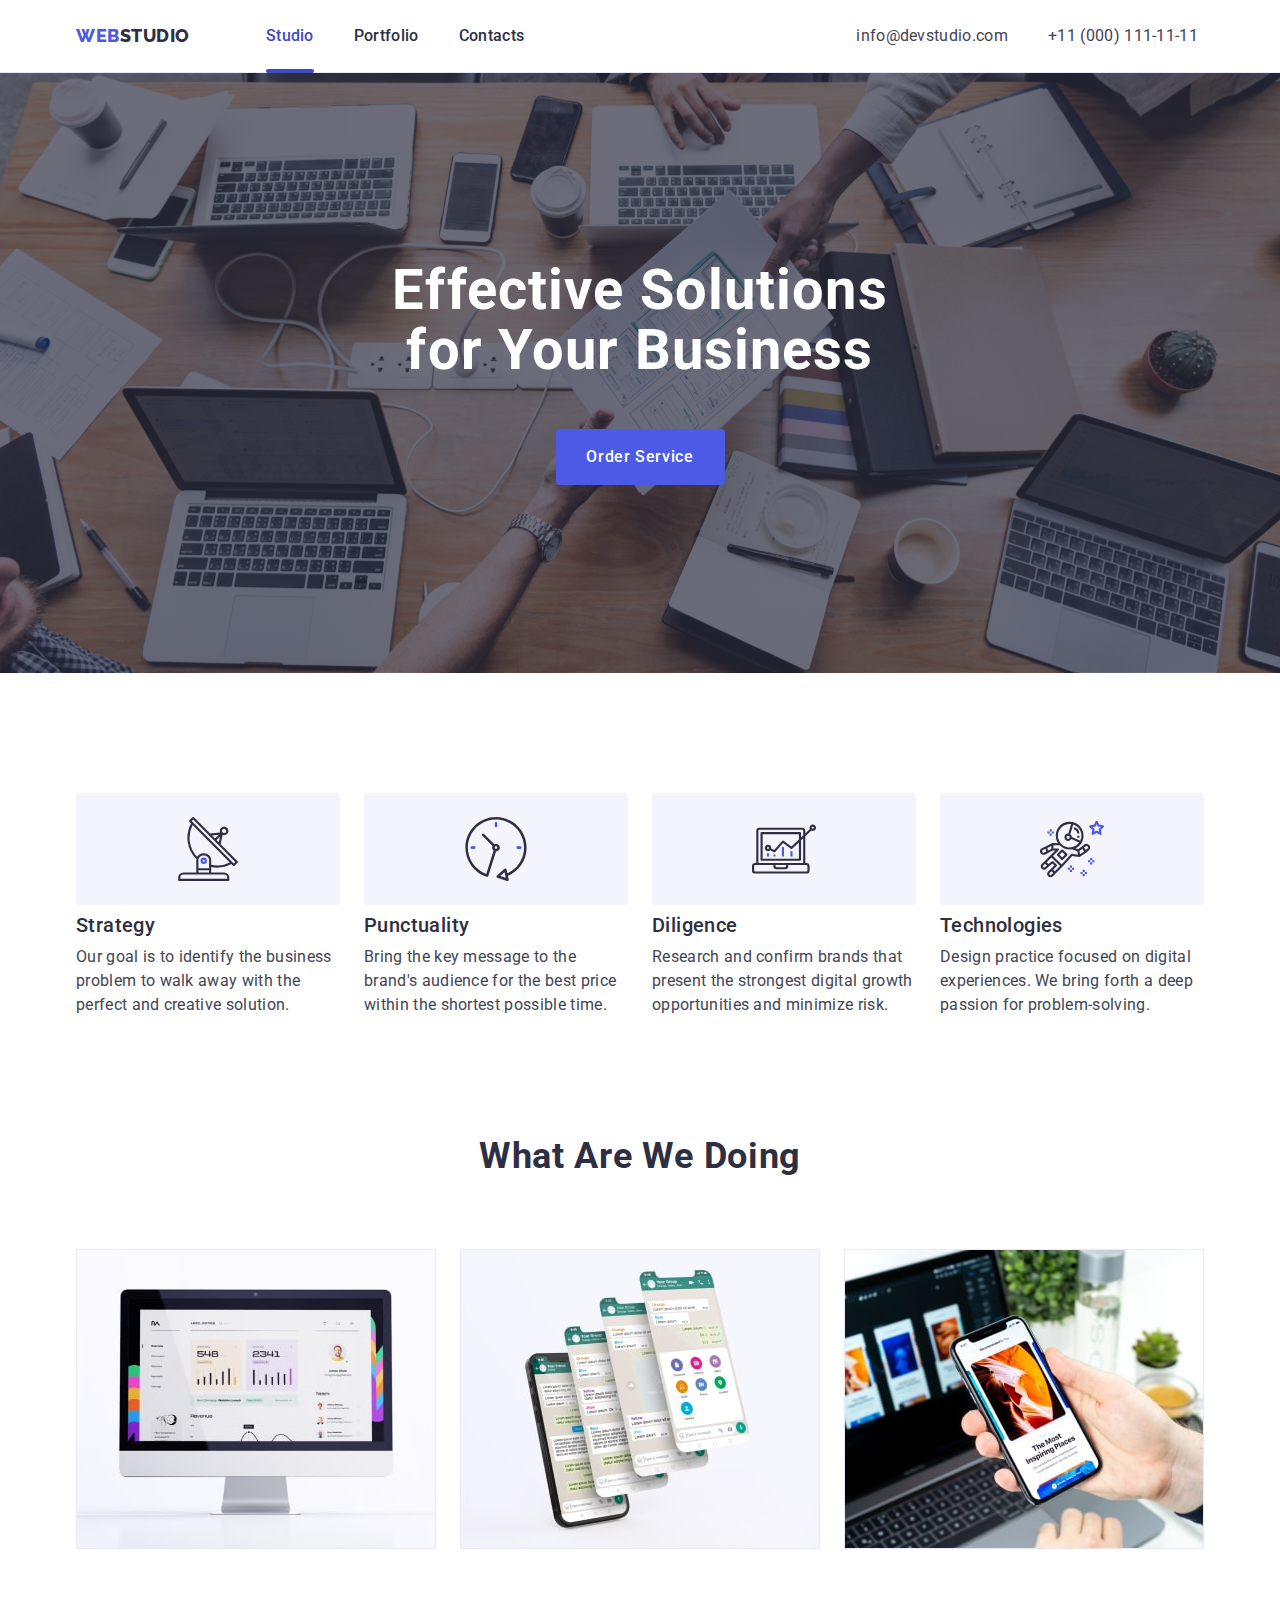
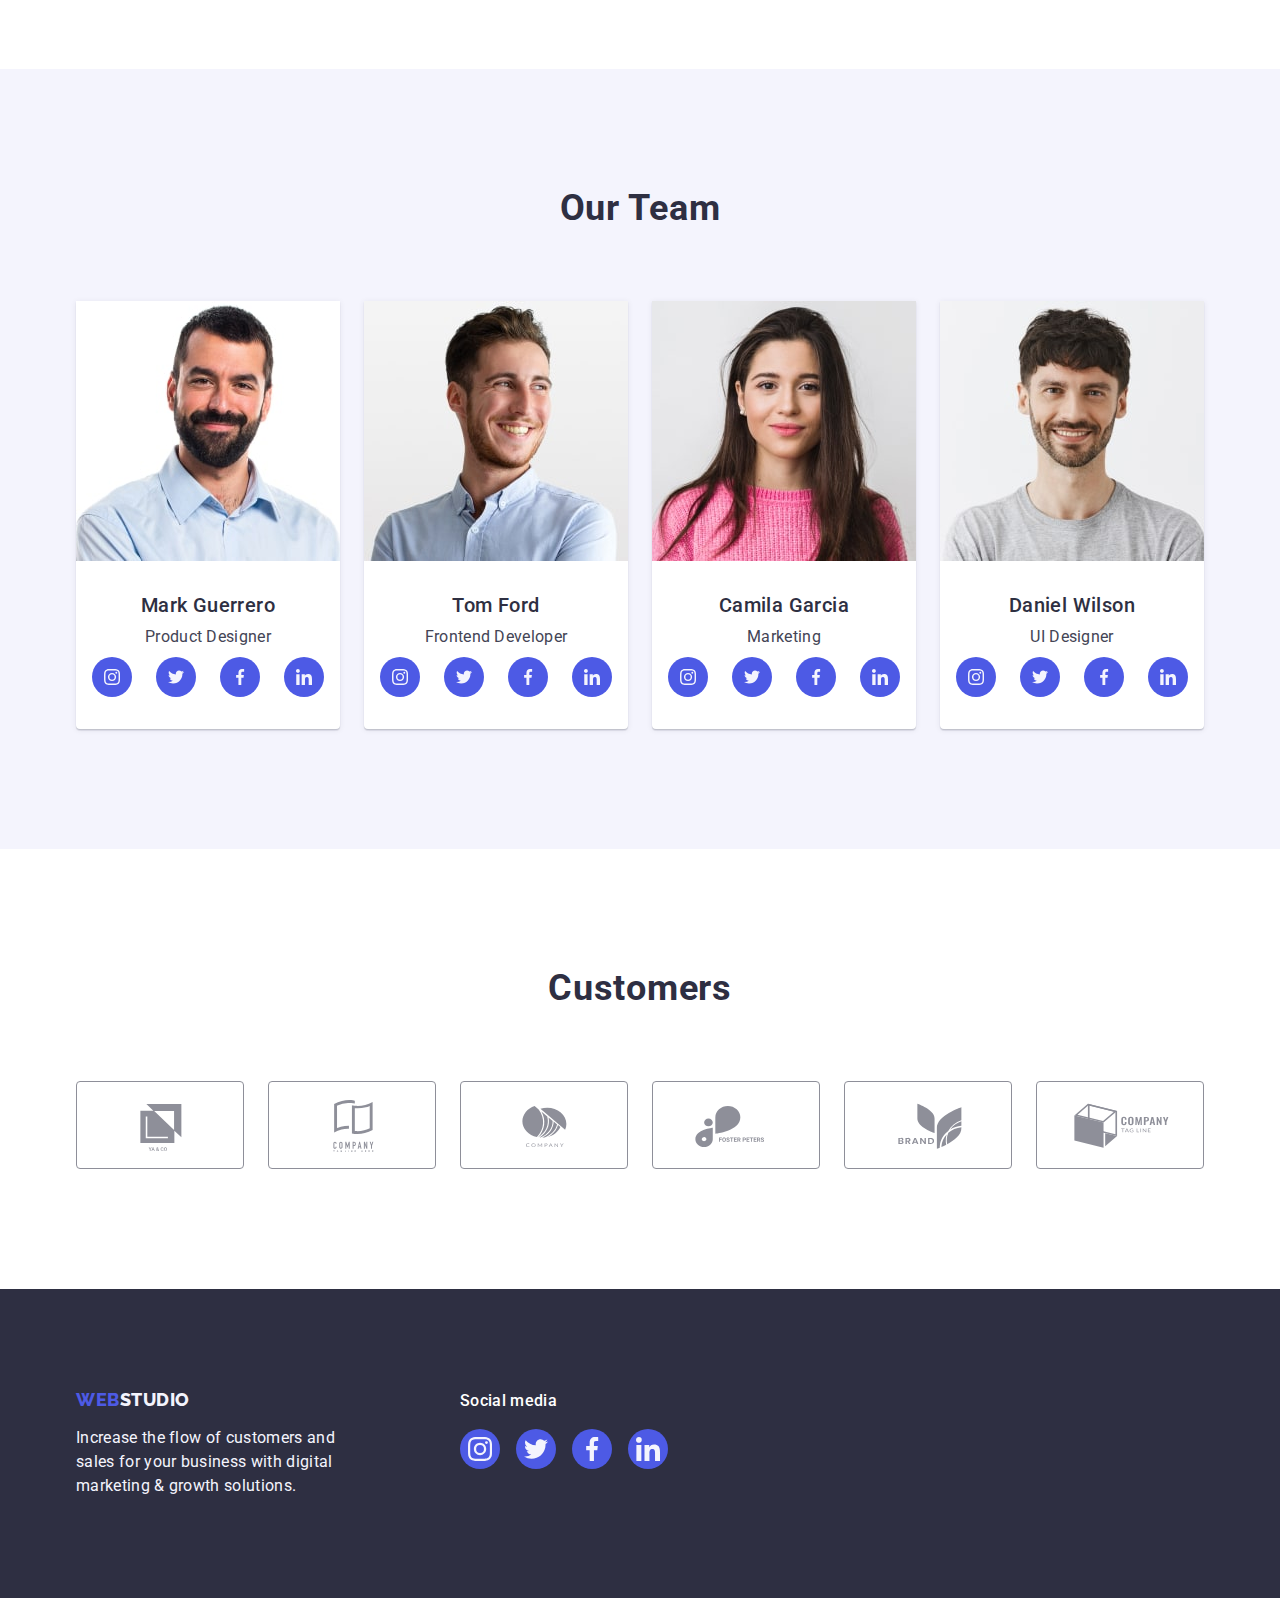
<file: index.html>
<!DOCTYPE html>
<html lang="en">
  <head>
    <meta charset="UTF-8" >
    <meta name="viewport" content="width=device-width, initial-scale=1.0" >
    <title>Webstudio</title>
    <link rel="preconnect" href="https://fonts.googleapis.com" >
    <link rel="preconnect" href="https://fonts.gstatic.com" crossorigin >
    <link
      href="https://fonts.googleapis.com/css2?family=Raleway:wght@800&family=Roboto:wght@400;500;700&display=swap"
      rel="stylesheet"
    >
    <link rel="stylesheet" href="https://cdn.jsdelivr.net/npm/modern-normalize@2.0.0/modern-normalize.min.css">
    <link rel="stylesheet" href="./css/styles.css" >
  </head>
  <body>
    <header class="page-header">
      <div class="container header-container">
      <nav class="header-navigation">
        <a href="./index.html" class="header-logo link">Web<span class="header-logo-accent">Studio</span></a>
        <ul class="header-link-list list">
          <li class="header-link-item"><a class="header-link link current" href="./index.html">Studio</a></li>
          <li class="header-link-item"><a class="header-link link" href="./portfolio.html">Portfolio</a></li>
          <li class="header-link-item"><a class="header-link link" href="">Contacts</a></li>
        </ul>
      </nav>
      <address class="header-address">
        <ul class="header-address-list list">
          <li class="header-address-item"><a class="header-address-link link" href="mailto:info@devstudio.com">info@devstudio.com</a></li>
          <li class="header-address-item"><a class="header-address-link link" href="tel:+110001111111">+11 (000) 111-11-11</a></li>
        </ul>
      </address>
    </div>
    </header>
    <main>
      <section class="hero">
        <div class="container hero-container">
        <h1 class="hero-title">Effective Solutions for Your Business</h1>
        <button type="button" class="hero-btn" data-modal-open>Order Service</button>
      </div>
      </section>
      <section class="advantages">
        <div class="container advantages-container">
        <h2 class="visually-hidden">Advantages</h2>
        <ul class="advantages-list list">
          <li class="advantages-item">
            <div class="advantages-block">
              <svg class="advantages-icon" width="64" height="64">
                <use href="./images/icons.svg#icon-antenna"></use>
              </svg>
            </div>
            <h3 class="advantages-subtitle">Strategy</h3>
            <p class="advantages-item-text">
              Our goal is to identify the business problem to walk away with the
              perfect and creative solution.
            </p>
          </li>
          <li class="advantages-item">
            <div class="advantages-block">
              <svg class="advantages-icon" width="64" height="64">
                <use href="./images/icons.svg#icon-clock"></use>
              </svg>
            </div>
            <h3 class="advantages-subtitle">Punctuality</h3>
            <p class="advantages-item-text">
              Bring the key message to the brand's audience for the best price
              within the shortest possible time.
            </p>
          </li>
          <li class="advantages-item">
            <div class="advantages-block">
              <svg class="advantages-icon" width="64" height="64">
                <use href="./images/icons.svg#icon-diagram"></use>
              </svg>
            </div>
            <h3 class="advantages-subtitle">Diligence</h3>
            <p class="advantages-item-text">
              Research and confirm brands that present the strongest digital
              growth opportunities and minimize risk.
            </p>
          </li>
          <li class="advantages-item">
            <div class="advantages-block">
              <svg class="advantages-icon" width="64" height="64">
                <use href="./images/icons.svg#icon-astronaut"></use>
              </svg>
            </div>
            <h3 class="advantages-subtitle">Technologies</h3>
            <p class="advantages-item-text">
              Design practice focused on digital experiences. We bring forth a
              deep passion for problem-solving.
            </p>
          </li>
        </ul>
      </div>
      </section>
      <section class="doing">
        <div class="container doing-container">
        <h2 class="duing-title">What are we doing</h2>
        <ul class="doing-list list">
          <li class="doing-item">
            <img
              src="./images/computer.jpg"
              alt="Computer"
              width="360"
              height="300" class="doing-img"
            >
          </li>
          <li class="doing-item">
            <img
              src="./images/mobile-phone.jpg"
              alt="mobile phone"
              width="360"
              height="300" class="doing-img"
            >
          </li>
          <li class="doing-item">
            <img
              src="./images/mobile-phone-and-laptop.jpg"
              alt="Mobile phone and laptop"
              width="360"
              height="300" class="doing-img"
            >
          </li>
        </ul>
      </div>
      </section>
      <section class="team">
        <div class="container">
        <h2 class="team-title">Our Team</h2>
        <ul class="team-list list">
          <li class="team-item">
            <img
              src="./images/mark-guerrero.jpg"
              alt="Mark Guerrero"
              width="264"
              height="260" class="team-img"
            >
            <div class="team-container">
            <h3 class="team-subtitle">Mark Guerrero</h3>
            <p class="team-text">Product Designer</p>
            <ul class="team-socials-list list">
              <li class="team-socials-item">
                <a class="team-socials-link link" href="">
                  <svg class="team-socials-icon" width="16" height="16">
                    <use href="./images/icons.svg#icon-instagram"></use>
                  </svg>
                </a>
              </li>
              <li class="team-socials-item">
                <a class="team-socials-link link" href="">
                  <svg class="team-socials-icon" width="16" height="16">
                    <use href="./images/icons.svg#icon-twitter"></use>
                  </svg>
                </a>
              </li>
              <li class="team-socials-item">
                <a class="team-socials-link link" href="">
                  <svg class="team-socials-icon" width="16" height="16">
                    <use href="./images/icons.svg#icon-facebook"></use>
                  </svg>
                </a>
              </li>
              <li class="team-socials-item">
                <a class="team-socials-link link" href="">
                  <svg class="team-socials-icon" width="16" height="16">
                    <use href="./images/icons.svg#icon-linkedin"></use>
                  </svg>
                </a>
              </li>
            </ul>
            </div>
          </li>
          <li class="team-item">
            <img
              src="./images/tom-ford.jpg"
              alt="Tom Ford"
              width="264"
              height="260" class="team-img"
            >
            <div class="team-container">
            <h3 class="team-subtitle">Tom Ford</h3>
            <p class="team-text">Frontend Developer</p>
            <ul class="team-socials-list list">
              <li class="team-socials-item">
                <a class="team-socials-link link" href="">
                  <svg class="team-socials-icon" width="16" height="16">
                    <use href="./images/icons.svg#icon-instagram"></use>
                  </svg>
                </a>
              </li>
              <li class="team-socials-item">
                <a class="team-socials-link link" href="">
                  <svg class="team-socials-icon" width="16" height="16">
                    <use href="./images/icons.svg#icon-twitter"></use>
                  </svg>
                </a>
              </li>
              <li class="team-socials-item">
                <a class="team-socials-link link" href="">
                  <svg class="team-socials-icon" width="16" height="16">
                    <use href="./images/icons.svg#icon-facebook"></use>
                  </svg>
                </a>
              </li>
              <li class="team-socials-item">
                <a class="team-socials-link link" href="">
                  <svg class="team-socials-icon" width="16" height="16">
                    <use href="./images/icons.svg#icon-linkedin"></use>
                  </svg>
                </a>
              </li>
            </ul>
            </div>
          </li>
          <li class="team-item">
            <img
              src="./images/camila-garcia.jpg"
              alt="Camila Garcia"
              width="264"
              height="260" class="team-img"
            >
            <div class="team-container">
            <h3 class="team-subtitle">Camila Garcia</h3>
            <p class="team-text">Marketing</p>
            <ul class="team-socials-list list">
              <li class="team-socials-item">
                <a class="team-socials-link link" href="">
                  <svg class="team-socials-icon" width="16" height="16">
                    <use href="./images/icons.svg#icon-instagram"></use>
                  </svg>
                </a>
              </li>
              <li class="team-socials-item">
                <a class="team-socials-link link" href="">
                  <svg class="team-socials-icon" width="16" height="16">
                    <use href="./images/icons.svg#icon-twitter"></use>
                  </svg>
                </a>
              </li>
              <li class="team-socials-item">
                <a class="team-socials-link link" href="">
                  <svg class="team-socials-icon" width="16" height="16">
                    <use href="./images/icons.svg#icon-facebook"></use>
                  </svg>
                </a>
              </li>
              <li class="team-socials-item">
                <a class="team-socials-link link" href="">
                  <svg class="team-socials-icon" width="16" height="16">
                    <use href="./images/icons.svg#icon-linkedin"></use>
                  </svg>
                </a>
              </li>
            </ul>
            </div>
          </li>
          <li class="team-item">
            <img
              src="./images/daniel-wilson.jpg"
              alt="Daniel Wilson"
              width="264"
              height="260" class="team-img"
            >
            <div class="team-container">
            <h3 class="team-subtitle">Daniel Wilson</h3>
            <p class="team-text">UI Designer</p>
            <ul class="team-socials-list list">
              <li class="team-socials-item">
                <a class="team-socials-link link" href="">
                  <svg class="team-socials-icon" width="16" height="16">
                    <use href="./images/icons.svg#icon-instagram"></use>
                  </svg>
                </a>
              </li>
              <li class="team-socials-item">
                <a class="team-socials-link link" href="">
                  <svg class="team-socials-icon" width="16" height="16">
                    <use href="./images/icons.svg#icon-twitter"></use>
                  </svg>
                </a>
              </li>
              <li class="team-socials-item">
                <a class="team-socials-link link" href="">
                  <svg class="team-socials-icon" width="16" height="16">
                    <use href="./images/icons.svg#icon-facebook"></use>
                  </svg>
                </a>
              </li>
              <li class="team-socials-item">
                <a class="team-socials-link link" href="">
                  <svg class="team-socials-icon" width="16" height="16">
                    <use href="./images/icons.svg#icon-linkedin"></use>
                  </svg>
                </a>
              </li>
            </ul>
            </div>
          </li>
        </ul>
      </div>
      </section>
      <section class="customers">
        <div class="container">
        <h2 class="customers-title">Customers</h2>
       <ul class="customers-list list">
        <li class="customers-item">
          <a class="customers-link link" href="">
            <svg class="customers-icon" width="104" height="56">
              <use href="./images/icons.svg#icon-ya-co"></use>
            </svg>
          </a>
        </li>
        <li class="customers-item">
          <a class="customers-link link" href="">
            <svg class="customers-icon" width="104" height="56">
              <use href="./images/icons.svg#icon-company-tagli"></use>
            </svg>
          </a>
        </li>
        <li class="customers-item">
          <a class="customers-link link" href="">
            <svg class="customers-icon" width="104" height="56">
              <use href="./images/icons.svg#icon-company"></use>
            </svg>
          </a>
        </li>
        <li class="customers-item">
          <a class="customers-link link" href="">
            <svg class="customers-icon" width="104" height="56">
              <use href="./images/icons.svg#icon-foster-peters"></use>
            </svg>
          </a>
        </li>
        <li class="customers-item">
          <a class="customers-link link" href="">
            <svg class="customers-icon" width="104" height="56">
              <use href="./images/icons.svg#icon-brand"></use>
            </svg>
          </a>
        </li>
        <li class="customers-item">
          <a class="customers-link link" href="">
            <svg class="customers-icon" width="104" height="56">
              <use href="./images/icons.svg#icon-company-tag"></use>
            </svg>
          </a>
        </li>
       </ul>
      </div>
      </section>
    </main>
    <footer class="page-footer">
      <div class="container footer-container">
        <div class="footer-block">
      <a class="footer-logo link" href="./index.html">Web<span class="footer-logo-accent">Studio</span></a>
      <p class="footer-text">
        Increase the flow of customers and sales for your business with digital
        marketing & growth solutions.
      </p>
    </div>
    <div class="socials-block">
      <p class="footer-socials-text">Social media</p>
      <ul class="footer-socials-list list">
        <li class="footer-socials-item">
          <a class="footer-soials-link link" href="">
            <svg class="footer-socials-icon" width="24" height="24">
              <use href="./images/icons.svg#icon-instagram"></use>
            </svg>
          </a>
        </li>
        <li class="footer-socials-item">
          <a class="footer-soials-link link" href="">
            <svg class="footer-socials-icon" width="24" height="24">
              <use href="./images/icons.svg#icon-twitter"></use>
            </svg>
          </a>
        </li>
        <li class="footer-socials-item">
          <a class="footer-soials-link link" href="">
            <svg class="footer-socials-icon" width="24" height="24">
              <use href="./images/icons.svg#icon-facebook"></use>
            </svg>
          </a>
        </li>
        <li class="footer-socials-item">
          <a class="footer-soials-link link" href="">
            <svg class="footer-socials-icon" width="24" height="24">
              <use href="./images/icons.svg#icon-linkedin"></use>
            </svg>
          </a>
        </li>
      </ul>
    </div>
    </div>
    </footer>
    <div data-modal class="backdrop is-hidden">
      <div class="modal">
        <button type="button" class="modal-close-btn" data-modal-close>
          <svg class="modal-icon" width="8" height="8">
            <use href="./images/icons.svg#icon-close"></use>
          </svg>
        </button>
      </div>
    </div>
    <script src="./js/modal.js"></script>
  </body>
</html>
</file>
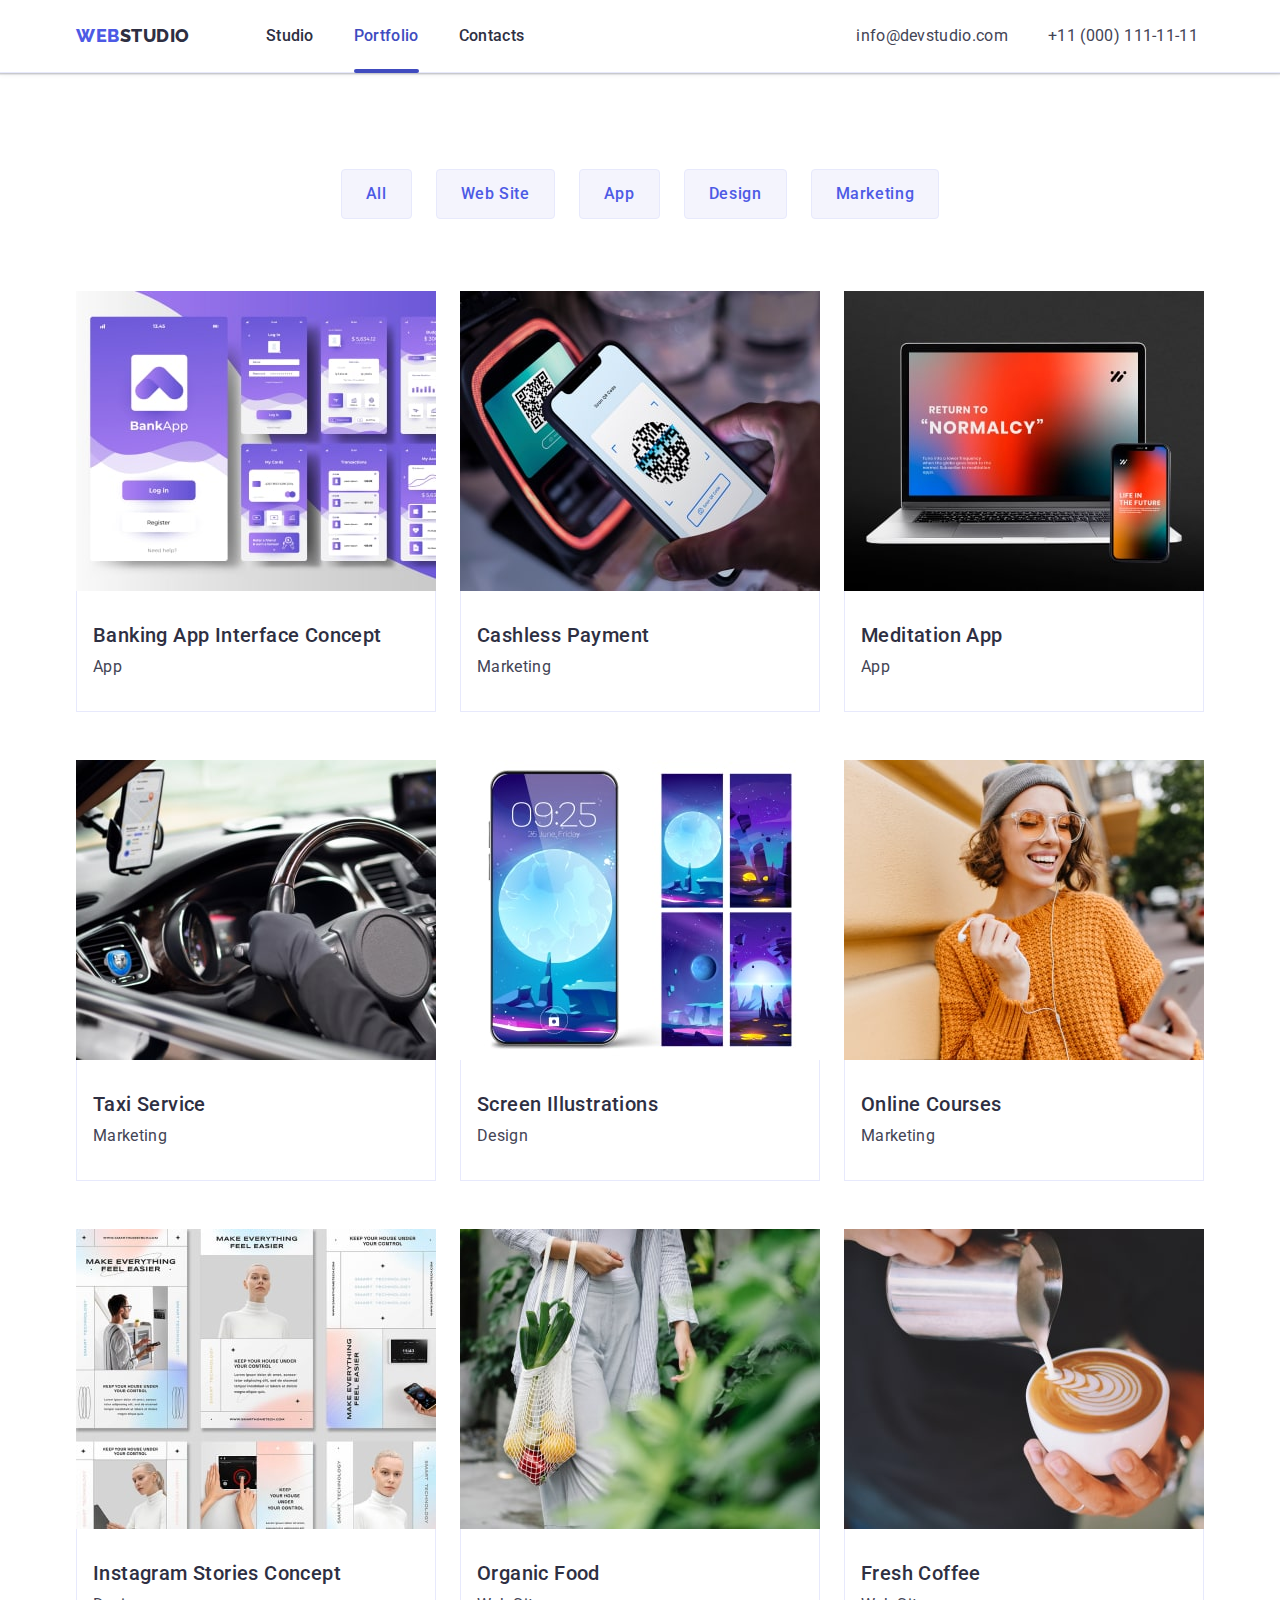
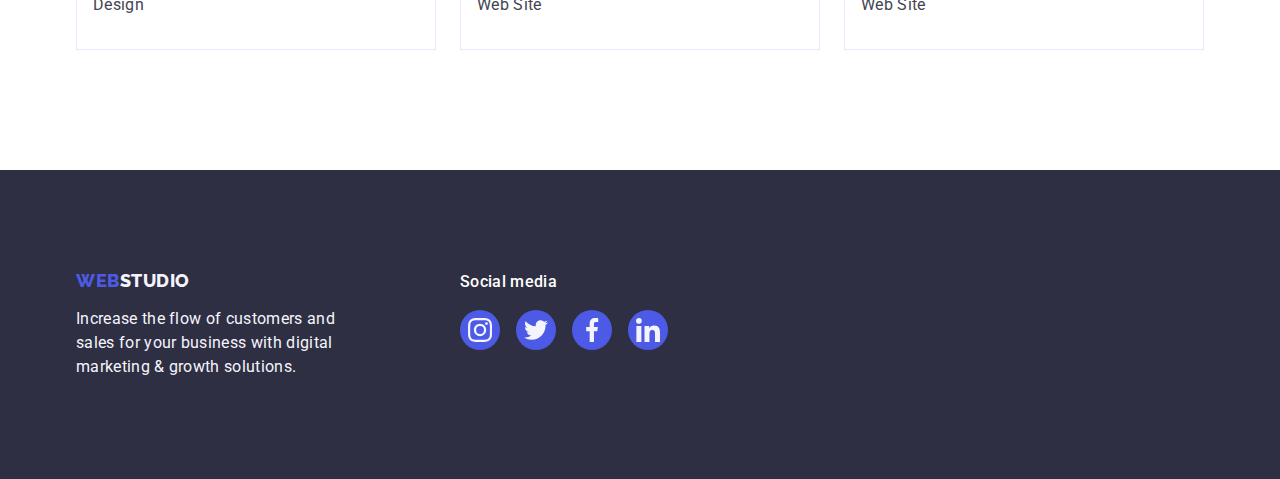
<file: portfolio.html>
<!DOCTYPE html>
<html lang="en">
  <head>
    <meta charset="UTF-8">
    <meta name="viewport" content="width=device-width, initial-scale=1.0">
    <title>Portfolio</title>
    <link rel="preconnect" href="https://fonts.googleapis.com">
    <link rel="preconnect" href="https://fonts.gstatic.com" crossorigin>
    <link
      href="https://fonts.googleapis.com/css2?family=Raleway:wght@800&family=Roboto:wght@400;500;700&display=swap"
      rel="stylesheet"
  >
    <link
      rel="stylesheet"
      href="https://cdn.jsdelivr.net/npm/modern-normalize@2.0.0/modern-normalize.min.css"
  >
    <link rel="stylesheet" href="./css/styles.css">
  </head>
  <body>
    <header class="page-header">
      <div class="container header-container">
        <nav class="header-navigation">
          <a href="./index.html" class="header-logo link"
            >Web<span class="header-logo-accent">Studio</span></a
          >
          <ul class="header-link-list list">
            <li class="header-link-item">
              <a class="header-link link" href="./index.html">Studio</a>
            </li>
            <li class="header-link-item">
              <a class="header-link link current" href="./portfolio.html"
                >Portfolio</a
              >
            </li>
            <li class="header-link-item">
              <a class="header-link link" href="">Contacts</a>
            </li>
          </ul>
        </nav>
        <address class="header-address">
          <ul class="header-address-list list">
            <li class="header-address-item">
              <a
                class="header-address-link link"
                href="mailto:info@devstudio.com"
                >info@devstudio.com</a
              >
            </li>
            <li class="header-address-item">
              <a class="header-address-link link" href="tel:+110001111111"
                >+11 (000) 111-11-11</a
              >
            </li>
          </ul>
        </address>
      </div>
    </header>
    <main>
      <section class="portfolio">
        <div class="container">
          <h1 class="visually-hidden">Portfolio buttons</h1>
          <ul class="portfolio-list list">
            <li class="portfolio-item">
              <button type="button" class="portfolio-btn">All</button>
            </li>
            <li class="portfolio-item">
              <button type="button" class="portfolio-btn">Web Site</button>
            </li>
            <li class="portfolio-item">
              <button type="button" class="portfolio-btn">App</button>
            </li>
            <li class="portfolio-item">
              <button type="button" class="portfolio-btn">Design</button>
            </li>
            <li class="portfolio-item">
              <button type="button" class="portfolio-btn">Marketing</button>
            </li>
          </ul>
          <ul class="project-list list">
            <li class="project-item">
              <a class="project-link link" href="">
                <div class="img-block">
                  <img
                    src="./images/banking-app-interface.jpg"
                    alt="Banking App Interface Concept"
                    width="360"
                    height="300"
                    class="project-img"
                  >
                  <p class="overlay-text">
                    14 Stylish and User-Friendly App Design Concepts · Task
                    Manager App · Calorie Tracker App · Exotic Fruit Ecommerce
                    App · Cloud Storage App
                  </p>
                </div>
                <div class="project-container">
                  <h2 class="project-subtitle">
                    Banking App Interface Concept
                  </h2>
                  <p class="project-text">App</p>
                </div>
              </a>
            </li>
            <li class="project-item">
              <a class="project-link link" href="">
                <div class="img-block">
                  <img
                    src="./images/cashless-payment.jpg"
                    alt="Cashless Payment"
                    width="360"
                    height="300"
                    class="project-img"
                  >
                  <p class="overlay-text">
                    14 Stylish and User-Friendly App Design Concepts · Task
                    Manager App · Calorie Tracker App · Exotic Fruit Ecommerce
                    App · Cloud Storage App
                  </p>
                </div>
                <div class="project-container">
                  <h2 class="project-subtitle">Cashless Payment</h2>
                  <p class="project-text">Marketing</p>
                </div>
              </a>
            </li>
            <li class="project-item">
              <a class="project-link link" href="">
                <div class="img-block">
                  <img
                    src="./images/maditation-app.jpg"
                    alt="Meditation App"
                    width="360"
                    height="300"
                    class="project-img"
                  >
                  <p class="overlay-text">
                    14 Stylish and User-Friendly App Design Concepts · Task
                    Manager App · Calorie Tracker App · Exotic Fruit Ecommerce
                    App · Cloud Storage App
                  </p>
                </div>
                <div class="project-container">
                  <h2 class="project-subtitle">Meditation App</h2>
                  <p class="project-text">App</p>
                </div>
              </a>
            </li>
            <li class="project-item">
              <a class="project-link link" href="">
                <div class="img-block">
                  <img
                    src="./images/taxi-service.jpg"
                    alt="Taxi Service"
                    width="360"
                    height="300"
                    class="project-img"
                  >
                  <p class="overlay-text">
                    14 Stylish and User-Friendly App Design Concepts · Task
                    Manager App · Calorie Tracker App · Exotic Fruit Ecommerce
                    App · Cloud Storage App
                  </p>
                </div>
                <div class="project-container">
                  <h2 class="project-subtitle">Taxi Service</h2>
                  <p class="project-text">Marketing</p>
                </div>
              </a>
            </li>
            <li class="project-item">
              <a class="project-link link" href="">
                <div class="img-block">
                  <img
                    src="./images/screen-illustrations.jpg"
                    alt="Screen Illustrations"
                    width="360"
                    height="300"
                    class="project-img"
                  >
                  <p class="overlay-text">
                    14 Stylish and User-Friendly App Design Concepts · Task
                    Manager App · Calorie Tracker App · Exotic Fruit Ecommerce
                    App · Cloud Storage App
                  </p>
                </div>
                <div class="project-container">
                  <h2 class="project-subtitle">Screen Illustrations</h2>
                  <p class="project-text">Design</p>
                </div>
              </a>
            </li>
            <li class="project-item">
              <a class="project-link link" href="">
                <div class="img-block">
                  <img
                    src="./images/online-courses.jpg"
                    alt="Online Courses"
                    width="360"
                    height="300"
                    class="project-img"
                  >
                  <p class="overlay-text">
                    14 Stylish and User-Friendly App Design Concepts · Task
                    Manager App · Calorie Tracker App · Exotic Fruit Ecommerce
                    App · Cloud Storage App
                  </p>
                </div>
                <div class="project-container">
                  <h2 class="project-subtitle">Online Courses</h2>
                  <p class="project-text">Marketing</p>
                </div>
              </a>
            </li>
            <li class="project-item">
              <a class="project-link link" href="">
                <div class="img-block">
                  <img
                    src="./images/instagram-stories-concept.jpg"
                    alt="Instagram Stories Concept"
                    width="360"
                    height="300"
                    class="project-img"
                  >
                  <p class="overlay-text">
                    14 Stylish and User-Friendly App Design Concepts · Task
                    Manager App · Calorie Tracker App · Exotic Fruit Ecommerce
                    App · Cloud Storage App
                  </p>
                </div>
                <div class="project-container">
                  <h2 class="project-subtitle">Instagram Stories Concept</h2>
                  <p class="project-text">Design</p>
                </div>
              </a>
            </li>
            <li class="project-item">
              <a class="project-link link" href="">
                <div class="img-block">
                  <img
                    src="./images/organic-food.jpg"
                    alt="Organic Food"
                    width="360"
                    height="300"
                    class="project-img"
                  >
                  <p class="overlay-text">
                    14 Stylish and User-Friendly App Design Concepts · Task
                    Manager App · Calorie Tracker App · Exotic Fruit Ecommerce
                    App · Cloud Storage App
                  </p>
                </div>
                <div class="project-container">
                  <h2 class="project-subtitle">Organic Food</h2>
                  <p class="project-text">Web Site</p>
                </div>
              </a>
            </li>
            <li class="project-item">
              <a class="project-link link" href="">
                <div class="img-block">
                  <img
                    src="./images/fresh-coffee.jpg"
                    alt="Fresh Coffee"
                    width="360"
                    height="300"
                    class="project-img"
                  >
                  <p class="overlay-text">
                    14 Stylish and User-Friendly App Design Concepts · Task
                    Manager App · Calorie Tracker App · Exotic Fruit Ecommerce
                    App · Cloud Storage App
                  </p>
                </div>
                <div class="project-container">
                  <h2 class="project-subtitle">Fresh Coffee</h2>
                  <p class="project-text">Web Site</p>
                </div>
              </a>
            </li>
          </ul>
        </div>
      </section>
    </main>
    <footer class="page-footer">
      <div class="container footer-container">
        <div class="footer-block">
          <a class="footer-logo link" href="./index.html"
            >Web<span class="footer-logo-accent">Studio</span></a
          >
          <p class="footer-text">
            Increase the flow of customers and sales for your business with
            digital marketing & growth solutions.
          </p>
        </div>
        <div class="socials-block">
          <p class="footer-socials-text">Social media</p>
          <ul class="footer-socials-list list">
            <li class="footer-socials-item">
              <a class="footer-soials-link link" href="">
                <svg class="footer-socials-icon" width="24" height="24">
                  <use href="./images/icons.svg#icon-instagram"></use>
                </svg>
              </a>
            </li>
            <li class="footer-socials-item">
              <a class="footer-soials-link link" href="">
                <svg class="footer-socials-icon" width="24" height="24">
                  <use href="./images/icons.svg#icon-twitter"></use>
                </svg>
              </a>
            </li>
            <li class="footer-socials-item">
              <a class="footer-soials-link link" href="">
                <svg class="footer-socials-icon" width="24" height="24">
                  <use href="./images/icons.svg#icon-facebook"></use>
                </svg>
              </a>
            </li>
            <li class="footer-socials-item">
              <a class="footer-soials-link link" href="">
                <svg class="footer-socials-icon" width="24" height="24">
                  <use href="./images/icons.svg#icon-linkedin"></use>
                </svg>
              </a>
            </li>
          </ul>
        </div>
      </div>
    </footer>
  </body>
</html>
</file>
<file: css/styles.css>
:root {
  --iris: #4d5ae5;
  --navyblue: #2e2f42;
  --slate: #434455;
  --white: #ffffff;
  --cloud: #f4f4fd;
  --ocean: #404bbf;
  --light-slate: #8e8f99;
  --green: #31d0aa;
  --dairy: #fcfcfc;
  --cornflower: #e7e9fc;
}

body {
  font-family: 'Roboto', sans-serif;
  color: var(--slate);
  background-color: var(--white);
}

p,
h1,
h2,
h3,
h4,
h5,
h6 {
  margin-top: 0;
  margin-bottom: 0;
}

ul,
ol {
  margin-top: 0;
  margin-bottom: 0;
  padding-left: 0;
}

.list {
  list-style: none;
}

.link {
  text-decoration: none;
}

.container {
  width: 100%;
  max-width: 1158px;
  padding-right: 15px;
  padding-left: 15px;
  margin: 0 auto;
}

.visually-hidden {
  position: absolute;
  width: 1px;
  height: 1px;
  margin: -1px;
  border: 0;
  padding: 0;
  white-space: nowrap;
  clip-path: inset(100%);
  clip: rect(0 0 0 0);
  overflow: hidden;
}

/*!---------------- HEADER -------------*/

.page-header {
  border-bottom: 1px solid #e7e9fc;
  box-shadow: 0px 2px 1px rgba(46, 47, 66, 0.08),
    0px 1px 1px rgba(46, 47, 66, 0.16), 0px 1px 6px rgba(46, 47, 66, 0.08);
}

.header-container {
  display: flex;
  align-items: center;
  gap: 332px;
}

.header-navigation {
  display: flex;
  align-items: center;
}

.header-logo {
  color: var(--iris, #4d5ae5);
  font-size: 18px;
  font-family: 'Raleway', sans-serif;
  font-weight: 800;
  line-height: 1.17;
  letter-spacing: 0.03em;
  text-transform: uppercase;
  margin-right: 76px;
}

.header-logo-accent {
  color: var(--navyblue, #2e2f42);
}

.header-link-list {
  display: flex;
  gap: 40px;
}

.header-link-item {
}

.header-link {
  color: var(--navyblue, #2e2f42);
  font-size: 16px;
  font-weight: 500;
  line-height: 1.5;
  letter-spacing: 0.02em;
  display: block;
  padding: 24px 0;
  position: relative;
  transition: color 250ms cubic-bezier(0.4, 0, 0.2, 1);
}

.current {
  color: var(--ocean);
  position: relative;
  transition: color 250ms cubic-bezier(0.4, 0, 0.2, 1);
}

.current::after {
  content: '';
  position: absolute;
  width: 100%;
  height: 4px;
  left: 0;
  bottom: -1px;
  background-color: #404bbf;
  border-radius: 2px;
}

.header-link:hover,
.header-link:focus {
  color: var(--ocean);
}

.header-address {
  font-style: normal;
}

.header-address-list {
  display: flex;
  gap: 40px;
}

.header-address-item {
}

.header-address-link {
  color: var(--slate, #434455);
  font-size: 16px;
  line-height: 1.5;
  letter-spacing: 0.02em;
  transition: color 250ms cubic-bezier(0.4, 0, 0.2, 1);
}

.header-address-link:hover,
.header-address-link:focus {
  color: var(--ocean);
}

/*!---------------- HERO ----------------*/

.hero {
  background-color: var(--navyblue, #2e2f42);
  background-image: linear-gradient(
      rgba(46, 47, 66, 0.7),
      rgba(46, 47, 66, 0.7)
    ),
    url(../images/hero-bg.jpg);
  background-repeat: no-repeat;
  background-position: center;
  background-size: cover;
  padding: 188px 0;
  max-width: 1440px;
  margin: 0 auto;
}

.hero-title {
  color: var(--white, #fff);
  font-size: 56px;
  font-weight: 700;
  line-height: 1.07;
  letter-spacing: 0.02em;
  text-align: center;
  max-width: 496px;
  margin: 0 auto;
}

.hero-btn {
  background-color: var(--iris);
  color: var(--white, #fff);
  font-size: 16px;
  font-family: 'Roboto', sans-serif;
  font-weight: 500;
  line-height: 1.5;
  letter-spacing: 0.04em;
  cursor: pointer;
  min-width: 169px;
  height: 56px;
  border: none;
  border-radius: 4px;
  display: block;
  margin: 0 auto;
  margin-top: 48px;
  transition: background-color 250ms cubic-bezier(0.4, 0, 0.2, 1);
}

.hero-btn:hover,
.hero-btn:focus {
  background-color: var(--ocean);
}

/*!---------------- ADVANTAGES ----------------*/

.advantages {
  padding: 120px 0;
}

.advantages-container {
}

.advantages-list {
  display: flex;
  gap: 24px;
}

.advantages-block {
  width: 264px;
  height: 112px;
  border-radius: 4px;
  background: var(--cloud, #f4f4fd);
  display: flex;
  align-items: center;
  justify-content: center;
  margin-bottom: 8px;
}

.advantages-item {
  width: calc((100% - 24px * 3) / 4);
}

.advantages-subtitle {
  color: var(--navyblue, #2e2f42);
  font-size: 20px;
  font-weight: 500;
  line-height: 1.2;
  letter-spacing: 0.02em;
  margin-bottom: 8px;
}

.advantages-item-text {
  color: var(--slate, #434455);
  font-size: 16px;
  line-height: 1.5;
  letter-spacing: 0.02em;
}

/*!----------------- DOING -------------*/

.doing {
  padding-bottom: 120px;
}

.doing-container {
}

.duing-title {
  color: var(--navyblue, #2e2f42);
  font-size: 36px;
  font-weight: 700;
  line-height: 1.11;
  letter-spacing: 0.02em;
  text-align: center;
  text-transform: capitalize;
  margin-bottom: 72px;
}
.doing-list {
  display: flex;
  gap: 24px;
}

.doing-item {
  width: calc((100% - 24px * 2) / 3);
}

.doing-img {
  display: block;
}

/*!-------------- TEAM ---------------*/

.team {
  background-color: var(--cloud, #f4f4fd);
  padding: 120px 0;
}

.team-title {
  color: var(--navyblue, #2e2f42);
  font-size: 36px;
  font-weight: 700;
  line-height: 1.11;
  letter-spacing: 0.02em;
  text-transform: capitalize;
  text-align: center;
  margin-bottom: 72px;
}

.team-list {
  display: flex;
  gap: 24px;
}

.team-item {
  background-color: var(--white, #fff);
  margin: 0 auto;
  border-radius: 0px 0px 4px 4px;
  box-shadow: 0px 1px 6px rgba(46, 47, 66, 0.08),
    0px 1px 1px rgba(46, 47, 66, 0.16), 0px 2px 1px rgba(46, 47, 66, 0.08);
}

.team-img {
  display: block;
}

.team-container {
  padding: 32px 0;
}

.team-subtitle {
  color: var(--navyblue, #2e2f42);
  font-size: 20px;
  font-weight: 500;
  line-height: 1.2;
  letter-spacing: 0.02em;
  text-align: center;
  margin-bottom: 8px;
}

.team-text {
  color: var(--slate, #434455);
  font-size: 16px;
  line-height: 1.5;
  letter-spacing: 0.02em;
  text-align: center;
  margin-bottom: 8px;
}

.team-socials-list {
  display: flex;
  justify-content: center;
  gap: 24px;
}

.team-socials-item {
  width: 40px;
  height: 40px;
}

.team-socials-link {
  width: 100%;
  height: 100%;
  background-color: var(--iris);
  display: flex;
  align-items: center;
  justify-content: center;
  border-radius: 50%;
  transition: background-color 250ms cubic-bezier(0.4, 0, 0.2, 1);
}

.team-socials-link:is(:hover, :focus) {
  background-color: var(--ocean);
}

.team-socials-icon {
  fill: var(--cloud);
}

/*!------------ CUSTOMERS ------------*/

.customers {
  padding: 120px 0;
}

.customers-title {
  color: var(--navyblue, #2e2f42);
  text-align: center;
  font-size: 36px;
  font-weight: 700;
  line-height: 1.11;
  letter-spacing: 0.02em;
  text-transform: capitalize;
  margin: 0 auto;
  margin-bottom: 72px;
}
.customers-list {
  display: flex;
  gap: 24px;
}

.customers-item {
  width: calc((100% - 120px) / 6);
  height: 88px;
}
.customers-link {
  border: 1px solid #8e8f99;
  display: flex;
  width: 100%;
  height: 100%;
  border-radius: 4px;
  align-items: center;
  justify-content: center;
  color: var(--light-slate);
  transition: border-color 250ms cubic-bezier(0.4, 0, 0.2, 1),
    color 250ms cubic-bezier(0.4, 0, 0.2, 1);
}

.customers-link:hover,
.customers-link:focus {
  border-color: var(--ocean);
  color: var(--ocean);
}

.customers-icon {
  fill: currentColor;
}

/*!------------------ FOOTER -------------*/

.page-footer {
  background-color: var(--navyblue, #2e2f42);
  padding: 100px 0;
}

.footer-container {
  display: flex;
  align-items: baseline;
}

.footer-block {
  margin-right: 120px;
}

.socials-block {
}

.footer-socials-text {
  color: var(--white, #fff);
  font-size: 16px;
  font-weight: 500;
  line-height: 1.5;
  letter-spacing: 0.02em;
  margin-bottom: 16px;
}

.footer-socials-list {
  display: flex;
  gap: 16px;
}

.footer-socials-item {
  width: 40px;
  height: 40px;
}

.footer-soials-link {
  width: 100%;
  height: 100%;
  background-color: var(--iris);
  display: flex;
  align-items: center;
  justify-content: center;
  border-radius: 50%;
  transition: background-color 250ms cubic-bezier(0.4, 0, 0.2, 1);
}

.footer-soials-link:is(:hover, :focus) {
  background-color: var(--green);
}

.footer-socials-icon {
  fill: var(--cloud);
}

.footer-logo {
  color: var(--iris, #4d5ae5);
  font-size: 18px;
  font-family: 'Raleway', sans-serif;
  font-weight: 800;
  line-height: 1.17;
  letter-spacing: 0.03em;
  text-transform: uppercase;
  display: inline-block;
  margin-bottom: 16px;
}

.footer-logo-accent {
  color: var(--cloud);
}

.footer-text {
  color: var(--cloud, #f4f4fd);
  font-size: 16px;
  line-height: 1.5;
  letter-spacing: 0.02em;
  max-width: 264px;
}

/*!------------- MODAL ----------------*/

.backdrop {
  width: 100%;
  height: 100%;
  position: fixed;
  top: 0;
  left: 0;
  background-color: rgba(46, 47, 66, 0.4);
  transition: opacity 250ms cubic-bezier(0.4, 0, 0.2, 1),
    visibility 250ms cubic-bezier(0.4, 0, 0.2, 1);
}

.is-hidden {
  opacity: 0;
  visibility: hidden;
  pointer-events: none;
}

.modal {
  position: absolute;
  top: 50%;
  left: 50%;
  transform: translate(-50%, -50%) scale(1);
  width: 408px;
  min-height: 584px;
  background-color: var(--dairy);
  box-shadow: 0px 1px 1px rgba(0, 0, 0, 0.14), 0px 1px 3px rgba(0, 0, 0, 0.12),
    0px 2px 1px rgba(0, 0, 0, 0.2);
  border-radius: 4px;
  transition: transform 250ms cubic-bezier(0.4, 0, 0.2, 1);
}

.modal-close-btn {
  cursor: pointer;
  position: absolute;
  top: 24px;
  right: 24px;
  width: 24px;
  height: 24px;
  border-radius: 50%;
  display: flex;
  align-items: center;
  justify-content: center;
  background-color: var(--cornflower);
  border: 1px solid rgba(0, 0, 0, 0.1);
  padding: 0;
  transition: background-color 250ms cubic-bezier(0.4, 0, 0.2, 1),
    border 250ms cubic-bezier(0.4, 0, 0.2, 1);
}

.modal-close-btn:is(:hover, :focus) {
  background-color: var(--ocean);
  border: none;
}

.modal-icon {
  transition: fill 250ms cubic-bezier(0.4, 0, 0.2, 1);
}

.modal-close-btn:hover .modal-icon {
  fill: var(--white);
}

.modal-close-btn:focus .modal-icon {
  fill: var(--white);
}



/**------------- PORTFOLIO -------------*/
/* Класи хедер і футер перевикористав з index.html*/
/*!------------ MAIN-HERO -----------*/

.portfolio {
  padding: 96px 0 120px 0;
}

.portfolio-list {
  display: flex;
  justify-content: center;
  gap: 24px;
  margin-bottom: 72px;
}

.portfolio-item {
}

.portfolio-btn {
  background-color: var(--cloud);
  color: var(--iris);
  font-size: 16px;
  font-family: 'Roboto', sans-serif;
  font-weight: 500;
  line-height: 1.5;
  letter-spacing: 0.04em;
  cursor: pointer;
  padding: 12px 24px;
  border-radius: 4px;
  border: 1px solid var(--cornflower, #e7e9fc);
  transition: color 250ms cubic-bezier(0.4, 0, 0.2, 1),
    background-color 250ms cubic-bezier(0.4, 0, 0.2, 1),
    border-color 250ms cubic-bezier(0.4, 0, 0.2, 1),
    box-shadow 250ms cubic-bezier(0.4, 0, 0.2, 1);
}

.portfolio-btn:hover,
.portfolio-btn:focus {
  background-color: var(--ocean);
  color: var(--white);
  border: 1px solid transparent;
  box-shadow: 0px 3px 1px rgba(0, 0, 0, 0.1), 0px 2px 1px rgba(0, 0, 0, 0.08),
    0px 2px 2px rgba(0, 0, 0, 0.12);
}

.project-list {
  display: flex;
  flex-wrap: wrap;
  column-gap: 24px;
  row-gap: 48px;
}

.project-item {
  width: calc((100% - 48px) / 3);
}

.project-link {
  display: block;
  transition: box-shadow 250ms cubic-bezier(0.4, 0, 0.2, 1);
}

.project-link:hover {
  box-shadow: 0px 1px 6px rgba(46, 47, 66, 0.08),
    0px 1px 1px rgba(46, 47, 66, 0.16), 0px 2px 1px rgba(46, 47, 66, 0.08);
}

.project-link:hover .overlay-text {
  transform: translateY(0%);
}

.project-link:focus {
  box-shadow: 0px 1px 6px rgba(46, 47, 66, 0.08),
    0px 1px 1px rgba(46, 47, 66, 0.16), 0px 2px 1px rgba(46, 47, 66, 0.08);
}

.img-block {
  position: relative;
  overflow: hidden;
}

.overlay-text {
  position: absolute;
  top: 0;
  font-size: 16px;
  line-height: 1.5;
  letter-spacing: 0.02em;
  color: var(--cloud);
  padding: 40px 32px;
  background-color: var(--iris);
  height: 100%;
  width: 100%;
  transform: translateY(100%);
   transition: transform 250ms cubic-bezier(0.4, 0, 0.2, 1);
}

.project-img {
  display: block;
}

.project-container {
  padding: 32px 16px;
  border: 1px solid #e7e9fc;
  border-top: none;
}

.project-subtitle {
  color: var(--navyblue, #2e2f42);
  font-size: 20px;
  font-weight: 500;
  line-height: 1.2;
  letter-spacing: 0.02em;
  margin-bottom: 8px;
}

.project-text {
  color: var(--slate, #434455);
  font-size: 16px;
  line-height: 1.5;
  letter-spacing: 0.02em;
}
</file>
